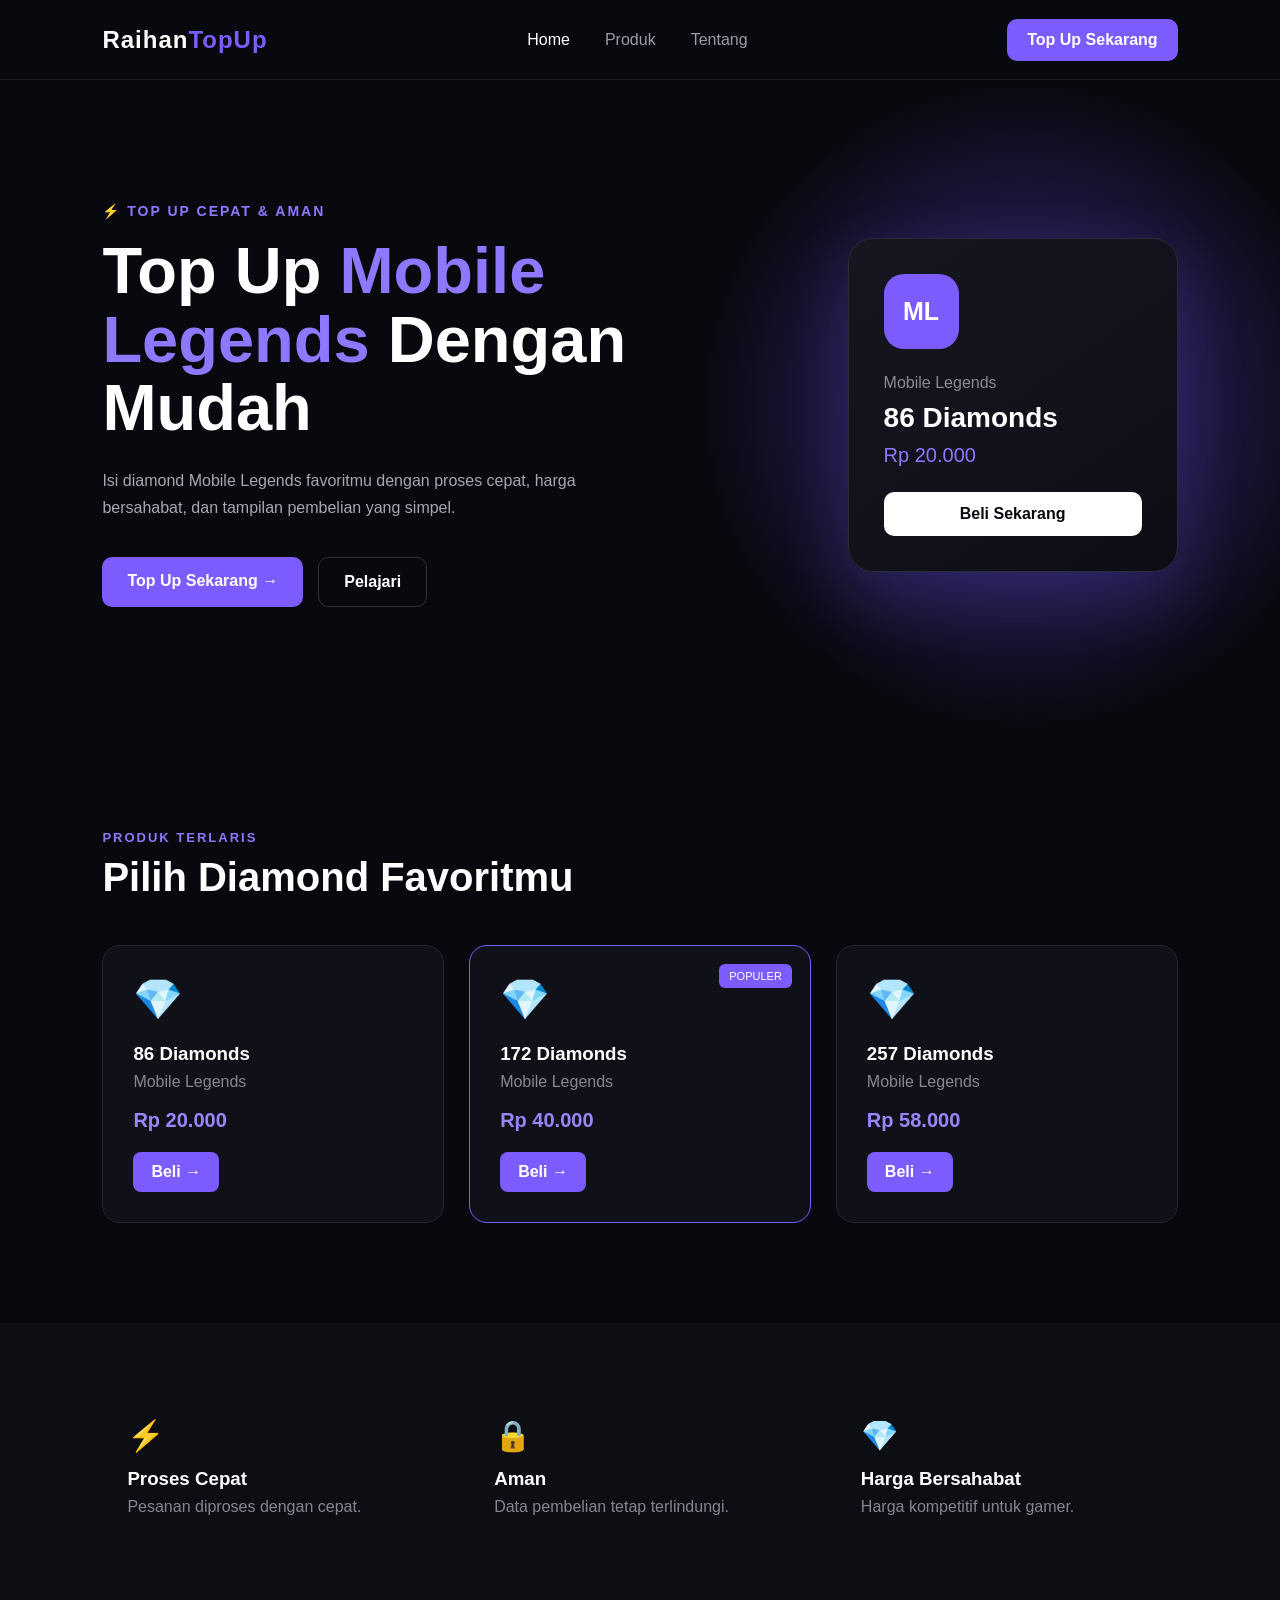
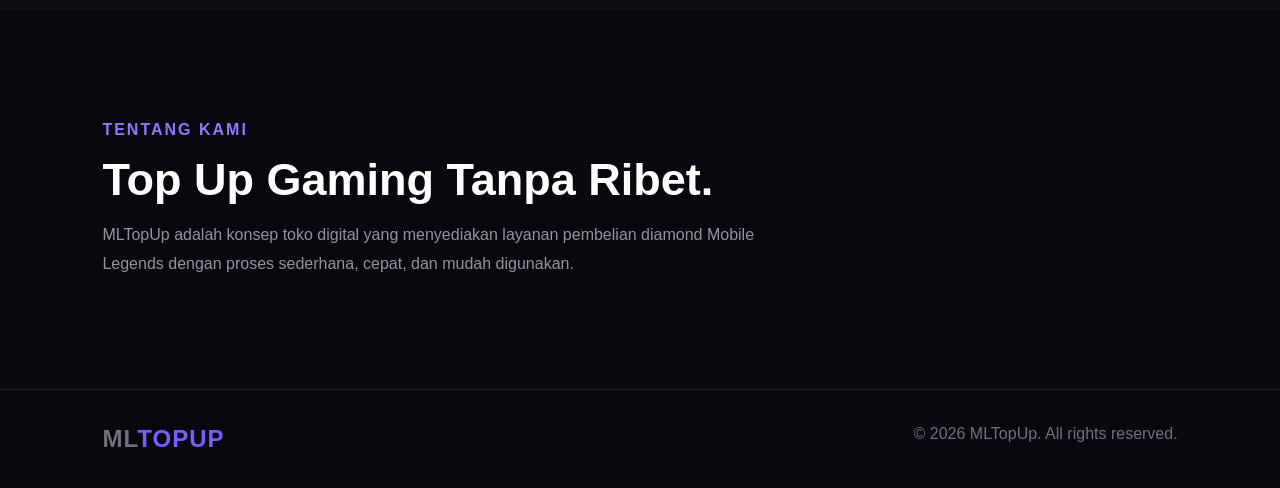
<file: index.html>
<!DOCTYPE html>
<html lang="id">
<head>
    <meta charset="UTF-8">
    <meta name="viewport" content="width=device-width, initial-scale=1.0">
    <title>RaihanTopUpp</title>
    <link rel="stylesheet" href="style.css">
</head>
<body>

<header>
    <div class="logo">Raihan<span>TopUp</span></div>

    <nav>
        <a href="index.php" class="active">Home</a>
        <a href="produk.php">Produk</a>
        <a href="index.php#tentang">Tentang</a>
    </nav>

    <a href="produk.php" class="nav-btn">Top Up Sekarang</a>
</header>

<section class="hero">

    <div class="hero-content">
        <p class="small-title">⚡ TOP UP CEPAT & AMAN</p>

        <h1>
            Top Up <span>Mobile Legends</span>
            Dengan Mudah
        </h1>

        <p class="description">
            Isi diamond Mobile Legends favoritmu dengan proses cepat,
            harga bersahabat, dan tampilan pembelian yang simpel.
        </p>

        <div class="hero-buttons">
            <a href="produk.php" class="btn-primary">
                Top Up Sekarang →
            </a>

            <a href="#tentang" class="btn-secondary">
                Pelajari
            </a>
        </div>
    </div>

    <div class="hero-card">
        <div class="ml-logo">ML</div>

        <p>Mobile Legends</p>

        <h2>86 Diamonds</h2>

        <div class="price">Rp 20.000</div>

        <a href="detail.php?diamond=86" class="card-button">
            Beli Sekarang
        </a>
    </div>

</section>

<section class="products">

    <div class="section-title">
        <p>PRODUK TERLARIS</p>
        <h2>Pilih Diamond Favoritmu</h2>
    </div>

    <div class="product-grid">

        <div class="product-card">
            <div class="diamond">💎</div>
            <h3>86 Diamonds</h3>
            <p>Mobile Legends</p>
            <strong>Rp 20.000</strong>
            <a href="detail.php?diamond=86">Beli →</a>
        </div>

        <div class="product-card featured">
            <div class="badge">POPULER</div>
            <div class="diamond">💎</div>
            <h3>172 Diamonds</h3>
            <p>Mobile Legends</p>
            <strong>Rp 40.000</strong>
            <a href="detail.php?diamond=172">Beli →</a>
        </div>

        <div class="product-card">
            <div class="diamond">💎</div>
            <h3>257 Diamonds</h3>
            <p>Mobile Legends</p>
            <strong>Rp 58.000</strong>
            <a href="detail.php?diamond=257">Beli →</a>
        </div>

    </div>

</section>

<section class="features">

    <div class="feature">
        <span>⚡</span>
        <h3>Proses Cepat</h3>
        <p>Pesanan diproses dengan cepat.</p>
    </div>

    <div class="feature">
        <span>🔒</span>
        <h3>Aman</h3>
        <p>Data pembelian tetap terlindungi.</p>
    </div>

    <div class="feature">
        <span>💎</span>
        <h3>Harga Bersahabat</h3>
        <p>Harga kompetitif untuk gamer.</p>
    </div>

</section>

<section id="tentang" class="about">

    <p>TENTANG KAMI</p>

    <h2>Top Up Gaming Tanpa Ribet.</h2>

    <p>
        MLTopUp adalah konsep toko digital yang menyediakan layanan
        pembelian diamond Mobile Legends dengan proses sederhana,
        cepat, dan mudah digunakan.
    </p>

</section>

<footer>
    <div class="logo">ML<span>TOPUP</span></div>
    <p>© 2026 MLTopUp. All rights reserved.</p>
</footer>

<script src="script.js"></script>

</body>
</html>
</file>
<file: style.css>
* {
    margin: 0;
    padding: 0;
    box-sizing: border-box;
}

html {
    scroll-behavior: smooth;
}

body {
    font-family: Arial, sans-serif;
    background: #08090f;
    color: white;
}

a {
    text-decoration: none;
    color: inherit;
}

/* HEADER */

header {
    height: 80px;
    padding: 0 8%;
    display: flex;
    align-items: center;
    justify-content: space-between;
    border-bottom: 1px solid #1b1d27;
    background: rgba(8, 9, 15, .9);
}

.logo {
    font-size: 24px;
    font-weight: 800;
    letter-spacing: 1px;
}

.logo span {
    color: #7c5cff;
}

nav {
    display: flex;
    gap: 35px;
}

nav a {
    color: #9b9ca7;
    transition: .3s;
}

nav a:hover,
nav a.active {
    color: #fff;
}

.nav-btn {
    background: #7c5cff;
    padding: 12px 20px;
    border-radius: 10px;
    font-weight: bold;
}

/* HERO */

.hero {
    min-height: 650px;
    padding: 80px 8%;
    display: flex;
    align-items: center;
    justify-content: space-between;
    gap: 50px;

    background:
        radial-gradient(circle at 80% 50%, #382b80 0, transparent 30%),
        #08090f;
}

.hero-content {
    max-width: 650px;
}

.small-title {
    color: #8f78ff;
    font-size: 14px;
    font-weight: bold;
    letter-spacing: 2px;
    margin-bottom: 18px;
}

.hero h1 {
    font-size: 65px;
    line-height: 1.05;
    margin-bottom: 25px;
}

.hero h1 span {
    color: #8f78ff;
}

.description {
    color: #a6a7b0;
    line-height: 1.7;
    max-width: 550px;
}

.hero-buttons {
    display: flex;
    gap: 15px;
    margin-top: 35px;
}

.btn-primary,
.btn-secondary {
    padding: 15px 25px;
    border-radius: 10px;
    font-weight: bold;
}

.btn-primary {
    background: #7c5cff;
}

.btn-secondary {
    border: 1px solid #30313b;
}

/* HERO CARD */

.hero-card {
    width: 330px;
    padding: 35px;
    border-radius: 25px;
    background: linear-gradient(145deg, #151620, #0d0e15);
    border: 1px solid #292b38;
    box-shadow: 0 25px 70px rgba(124, 92, 255, .2);
}

.ml-logo {
    width: 75px;
    height: 75px;
    border-radius: 20px;
    display: flex;
    align-items: center;
    justify-content: center;
    background: #7c5cff;
    font-size: 25px;
    font-weight: bold;
    margin-bottom: 25px;
}

.hero-card p {
    color: #898a96;
}

.hero-card h2 {
    font-size: 28px;
    margin: 10px 0;
}

.price {
    font-size: 20px;
    color: #8f78ff;
    margin-bottom: 25px;
}

.card-button {
    display: block;
    text-align: center;
    background: white;
    color: #08090f;
    padding: 13px;
    border-radius: 10px;
    font-weight: bold;
}

/* PRODUCTS */

.products,
.product-page {
    padding: 100px 8%;
}

.section-title {
    margin-bottom: 45px;
}

.section-title p {
    color: #8f78ff;
    font-size: 13px;
    font-weight: bold;
    letter-spacing: 2px;
}

.section-title h1,
.section-title h2 {
    font-size: 40px;
    margin: 10px 0;
}

.section-title span {
    color: #898a96;
}

.product-grid {
    display: grid;
    grid-template-columns: repeat(3, 1fr);
    gap: 25px;
}

.product-card {
    position: relative;
    padding: 30px;
    border: 1px solid #242631;
    background: #101118;
    border-radius: 18px;
    transition: .3s;
}

.product-card:hover {
    transform: translateY(-8px);
    border-color: #7c5cff;
    box-shadow: 0 20px 50px rgba(124, 92, 255, .12);
}

.product-card .diamond {
    font-size: 40px;
    margin-bottom: 20px;
}

.product-card p {
    color: #858692;
    margin: 8px 0 18px;
}

.product-card strong {
    display: block;
    font-size: 20px;
    color: #9a86ff;
    margin-bottom: 20px;
}

.product-card a {
    display: inline-block;
    background: #7c5cff;
    padding: 11px 18px;
    border-radius: 8px;
    font-weight: bold;
}

.featured {
    border-color: #7c5cff;
}

.badge {
    position: absolute;
    top: 18px;
    right: 18px;
    background: #7c5cff;
    padding: 6px 10px;
    border-radius: 6px;
    font-size: 11px;
}

/* FEATURES */

.features {
    padding: 70px 8%;
    display: grid;
    grid-template-columns: repeat(3, 1fr);
    gap: 25px;
    background: #0d0e14;
}

.feature {
    padding: 25px;
}

.feature span {
    font-size: 30px;
}

.feature h3 {
    margin: 15px 0 8px;
}

.feature p {
    color: #858692;
}

/* ABOUT */

.about {
    padding: 110px 8%;
    max-width: 900px;
}

.about > p:first-child {
    color: #8f78ff;
    font-weight: bold;
    letter-spacing: 2px;
}

.about h2 {
    font-size: 45px;
    margin: 15px 0;
}

.about p:last-child {
    color: #92939e;
    line-height: 1.8;
}

/* DETAIL */

.detail-page {
    min-height: calc(100vh - 80px);
    display: flex;
    justify-content: center;
    align-items: center;
    padding: 60px 8%;
}

.detail-box {
    width: 850px;
    display: grid;
    grid-template-columns: 250px 1fr;
    gap: 50px;
    padding: 45px;
    background: #101118;
    border: 1px solid #282a36;
    border-radius: 25px;
}

.detail-icon {
    height: 250px;
    display: flex;
    align-items: center;
    justify-content: center;
    font-size: 80px;
    border-radius: 20px;
    background: #181525;
}

.detail-info h1 {
    font-size: 40px;
    margin-bottom: 10px;
}

.detail-info > p {
    color: #858692;
    margin-bottom: 20px;
}

.detail-info h2 {
    color: #9a86ff;
    margin-bottom: 25px;
}

form {
    display: flex;
    flex-direction: column;
}

label {
    margin-bottom: 8px;
    color: #bbbcc5;
}

input {
    padding: 14px;
    background: #08090f;
    border: 1px solid #292b37;
    border-radius: 8px;
    color: white;
    margin-bottom: 18px;
    outline: none;
}

input:focus {
    border-color: #7c5cff;
}

button {
    border: none;
    padding: 15px;
    border-radius: 9px;
    background: #7c5cff;
    color: white;
    font-weight: bold;
    cursor: pointer;
    font-size: 15px;
}

/* CHECKOUT */

.checkout {
    min-height: calc(100vh - 80px);
    display: flex;
    justify-content: center;
    align-items: center;
    padding: 50px;
}

.checkout-box {
    width: 600px;
    padding: 45px;
    background: #101118;
    border: 1px solid #292b36;
    border-radius: 20px;
}

.checkout-box h1 {
    margin-bottom: 30px;
}

.summary {
    border: 1px solid #292b36;
    border-radius: 12px;
    overflow: hidden;
    margin-bottom: 25px;
}

.summary div {
    display: flex;
    justify-content: space-between;
    padding: 17px;
    border-bottom: 1px solid #292b36;
}

.summary span {
    color: #858692;
}

.summary strong {
    color: white;
}

.summary .total {
    border: none;
    background: #181525;
}

.summary .total strong {
    color: #9a86ff;
}

.checkout button {
    width: 100%;
}

.back {
    display: block;
    text-align: center;
    color: #858692;
    margin-top: 20px;
}

/* FOOTER */

footer {
    padding: 35px 8%;
    border-top: 1px solid #20212a;
    display: flex;
    justify-content: space-between;
    color: #70717b;
}

/* RESPONSIVE */

@media (max-width: 800px) {

    header {
        padding: 0 5%;
    }

    nav {
        display: none;
    }

    .hero {
        flex-direction: column;
        align-items: flex-start;
    }

    .hero h1 {
        font-size: 45px;
    }

    .hero-card {
        width: 100%;
    }

    .product-grid {
        grid-template-columns: 1fr;
    }

    .features {
        grid-template-columns: 1fr;
    }

    .detail-box {
        grid-template-columns: 1fr;
    }

    .detail-icon {
        height: 180px;
    }

    footer {
        flex-direction: column;
        gap: 15px;
    }
}
</file>
